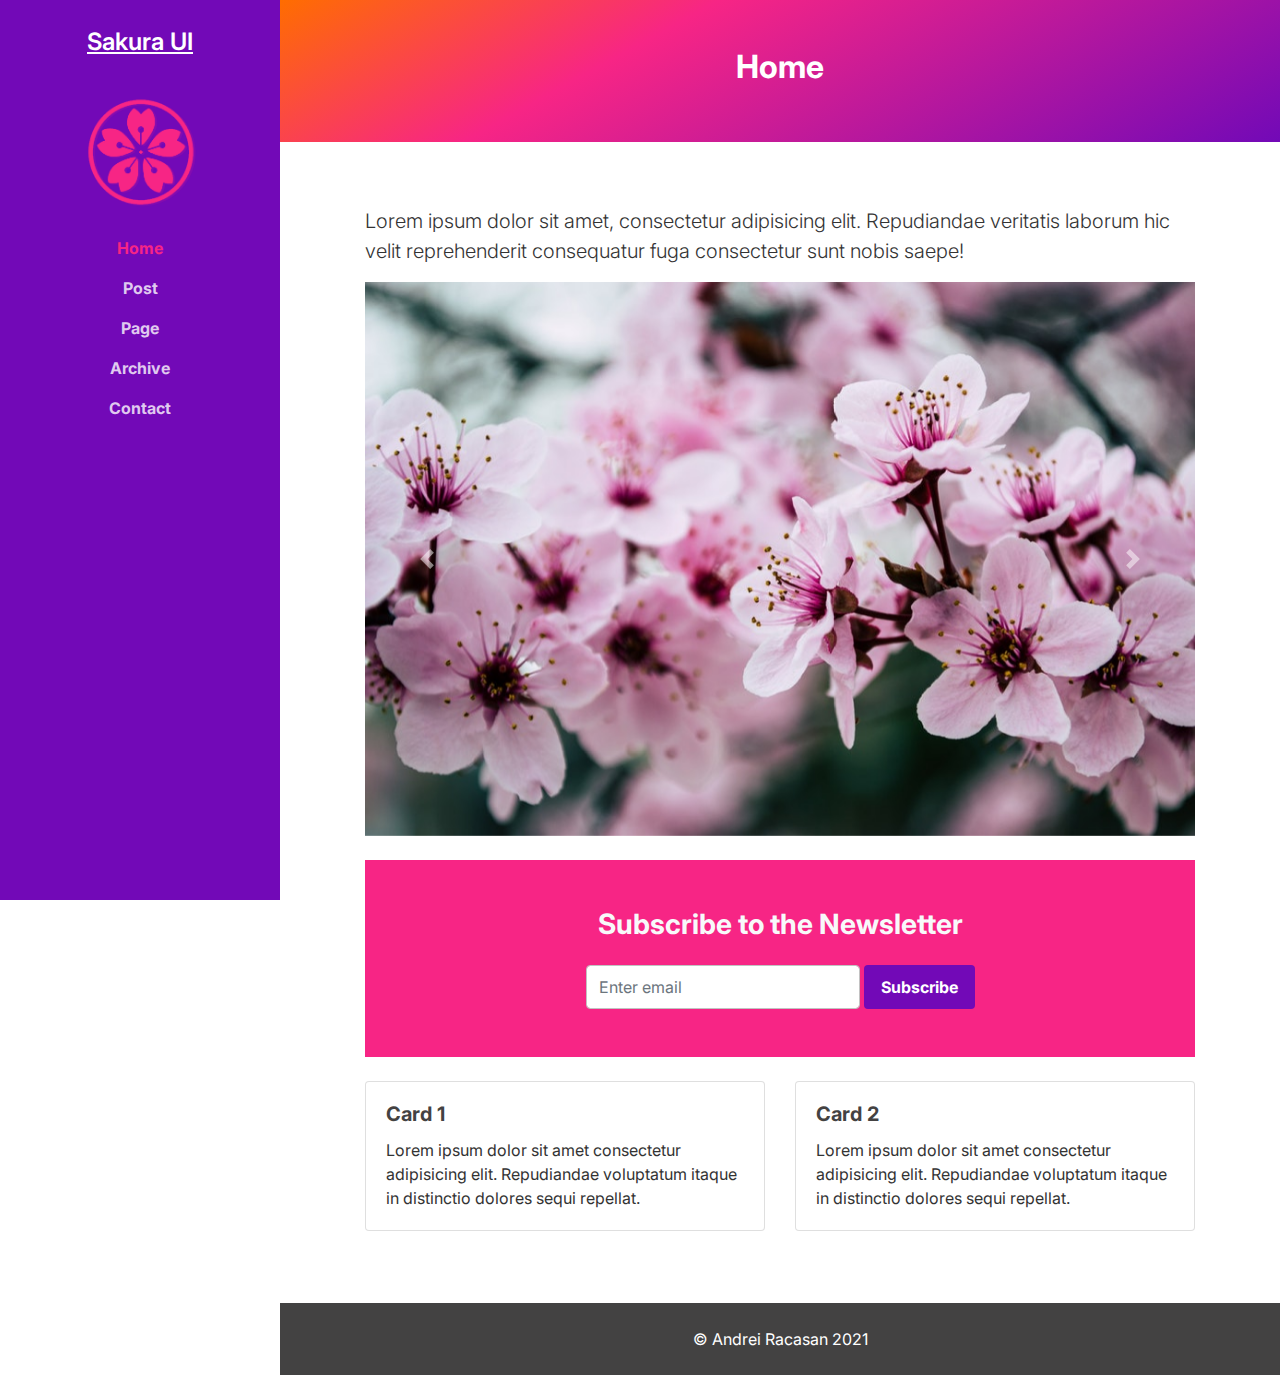
<file: index.html>
<!doctype html>
<html lang="en">
  <head>
    <!-- Required meta tags -->
    <meta charset="utf-8">
    <meta name="viewport" content="width=device-width, initial-scale=1, shrink-to-fit=no">
		<link rel="shortcut icon" href="/favicon.ico" />

    <!-- Bootstrap CSS -->
    <link rel="stylesheet" href="https://maxcdn.bootstrapcdn.com/bootstrap/4.0.0/css/bootstrap.min.css" integrity="sha384-Gn5384xqQ1aoWXA+058RXPxPg6fy4IWvTNh0E263XmFcJlSAwiGgFAW/dAiS6JXm" crossorigin="anonymous">
 
		<!-- Theme CSS -->
		<link rel="stylesheet" href="css/style.css">

	<title>Sakura UI</title>
</head> 

<body>
    <header class="header text-center">	    
	    <a class="site-title pt-lg-4 mb-0" href="index.html">Sakura UI</a>
        
	    <nav class="navbar navbar-expand-lg navbar-dark" >
           
			<button class="navbar-toggler" type="button" data-toggle="collapse" data-target="#navigation" aria-controls="navigation" aria-expanded="false" aria-label="Toggle navigation">
			<span class="navbar-toggler-icon"></span>
			</button>

			<div id="navigation" class="collapse navbar-collapse flex-column" >
				<img class="mb-3 mx-auto logo" src="img/logo.png" alt="logo" >			
				
				<ul class="navbar-nav flex-column text-center">
					<li class="nav-item active">
					    <a class="nav-link" href="index.html">Home <span class="sr-only">(current)</span></a>
					</li>
					<li class="nav-item">
					    <a class="nav-link" href="post.html">Post</a>
					</li>
					<li class="nav-item">
					    <a class="nav-link" href="page.html">Page</a>
					</li>
					<li class="nav-item">
					    <a class="nav-link" href="archive.html">Archive</a>
					</li>
					<li class="nav-item">
					    <a class="nav-link" href="contact.html">Contact</a>
					</li>
				</ul>

			</div>
		</nav>
    </header>
    
    <div class="main-wrapper">
	    <header class="page-title theme-bg-light text-center gradient py-5">
			<h1 class="heading">Home</h1>
		</header>
		<article class="content px-3 py-5 p-md-5">
	    <div class='container'>
			<p class="mt-3 lead">Lorem ipsum dolor sit amet, consectetur adipisicing elit. Repudiandae veritatis laborum hic velit reprehenderit consequatur fuga consectetur sunt nobis saepe!</p>

			<div id="carouselExampleControls" class="carousel slide" data-ride="carousel">
				<div class="carousel-inner">
				  <div class="carousel-item active">
					<img src="img/s1.jpg" class="d-block w-100" alt="1">
				  </div>
				  <div class="carousel-item">
					<img src="img/s2.jpg" class="d-block w-100" alt="2">
				  </div>
				  <div class="carousel-item">
					<img src="img/s3.jpg" class="d-block w-100" alt="3">
				  </div>
				</div>
				<a class="carousel-control-prev" href="#carouselExampleControls" role="button" data-slide="prev">
				  <span class="carousel-control-prev-icon" aria-hidden="true"></span>
				  <span class="sr-only">Previous</span>
				</a>
				<a class="carousel-control-next" href="#carouselExampleControls" role="button" data-slide="next">
				  <span class="carousel-control-next-icon" aria-hidden="true"></span>
				  <span class="sr-only">Next</span>
				</a>
			  </div>
			  <section class="newsletter py-5 mt-4 text-center">
				<h3 class='text-light d-block'>Subscribe to the Newsletter</h3>
			    <form class="signup-form form-inline justify-content-center pt-3">
                    <div class="form-group">
                        <label class="sr-only" for="semail">Your email</label>
                        <input type="email" id="semail" name="semail1" class="form-control mr-md-1 semail" placeholder="Enter email">
                    </div>
                    <button type="submit" class="btn btn-purple">Subscribe</button>
                </form>
				</section>
			<div class="row row-cols-1 mt-4 row-cols-md-2">
				<div class="col mb-4">
				  <div class="card">
					<div class="card-body">
					  <h5 class="card-title">Card 1</h5>
					  <p class="card-text">Lorem ipsum dolor sit amet consectetur adipisicing elit. Repudiandae voluptatum itaque in distinctio dolores sequi repellat.</p>
					</div>
				  </div>
				</div>
				<div class="col mb-4">
				  <div class="card">
					<div class="card-body">
					  <h5 class="card-title">Card 2</h5>
					  <p class="card-text">Lorem ipsum dolor sit amet consectetur adipisicing elit. Repudiandae voluptatum itaque in distinctio dolores sequi repellat.</p>
					</div>
				  </div>
				</div>
		</div>
	    </article>
	    <footer class="footer text-center py-2 theme-bg-dark">
		   
            <p class="copyright"><a href="#">© Andrei Racasan 2021</a></p>
		   
	    </footer>
    
    </div>
    
    
		<script src="https://code.jquery.com/jquery-3.2.1.slim.min.js" integrity="sha384-KJ3o2DKtIkvYIK3UENzmM7KCkRr/rE9/Qpg6aAZGJwFDMVNA/GpGFF93hXpG5KkN" crossorigin="anonymous"></script>
    <script src="https://cdnjs.cloudflare.com/ajax/libs/popper.js/1.12.9/umd/popper.min.js" integrity="sha384-ApNbgh9B+Y1QKtv3Rn7W3mgPxhU9K/ScQsAP7hUibX39j7fakFPskvXusvfa0b4Q" crossorigin="anonymous"></script>
    <script src="https://maxcdn.bootstrapcdn.com/bootstrap/4.0.0/js/bootstrap.min.js" integrity="sha384-JZR6Spejh4U02d8jOt6vLEHfe/JQGiRRSQQxSfFWpi1MquVdAyjUar5+76PVCmYl" crossorigin="anonymous"></script>
	<script src="js/main.js"></script>

</body>
</html>
</file>
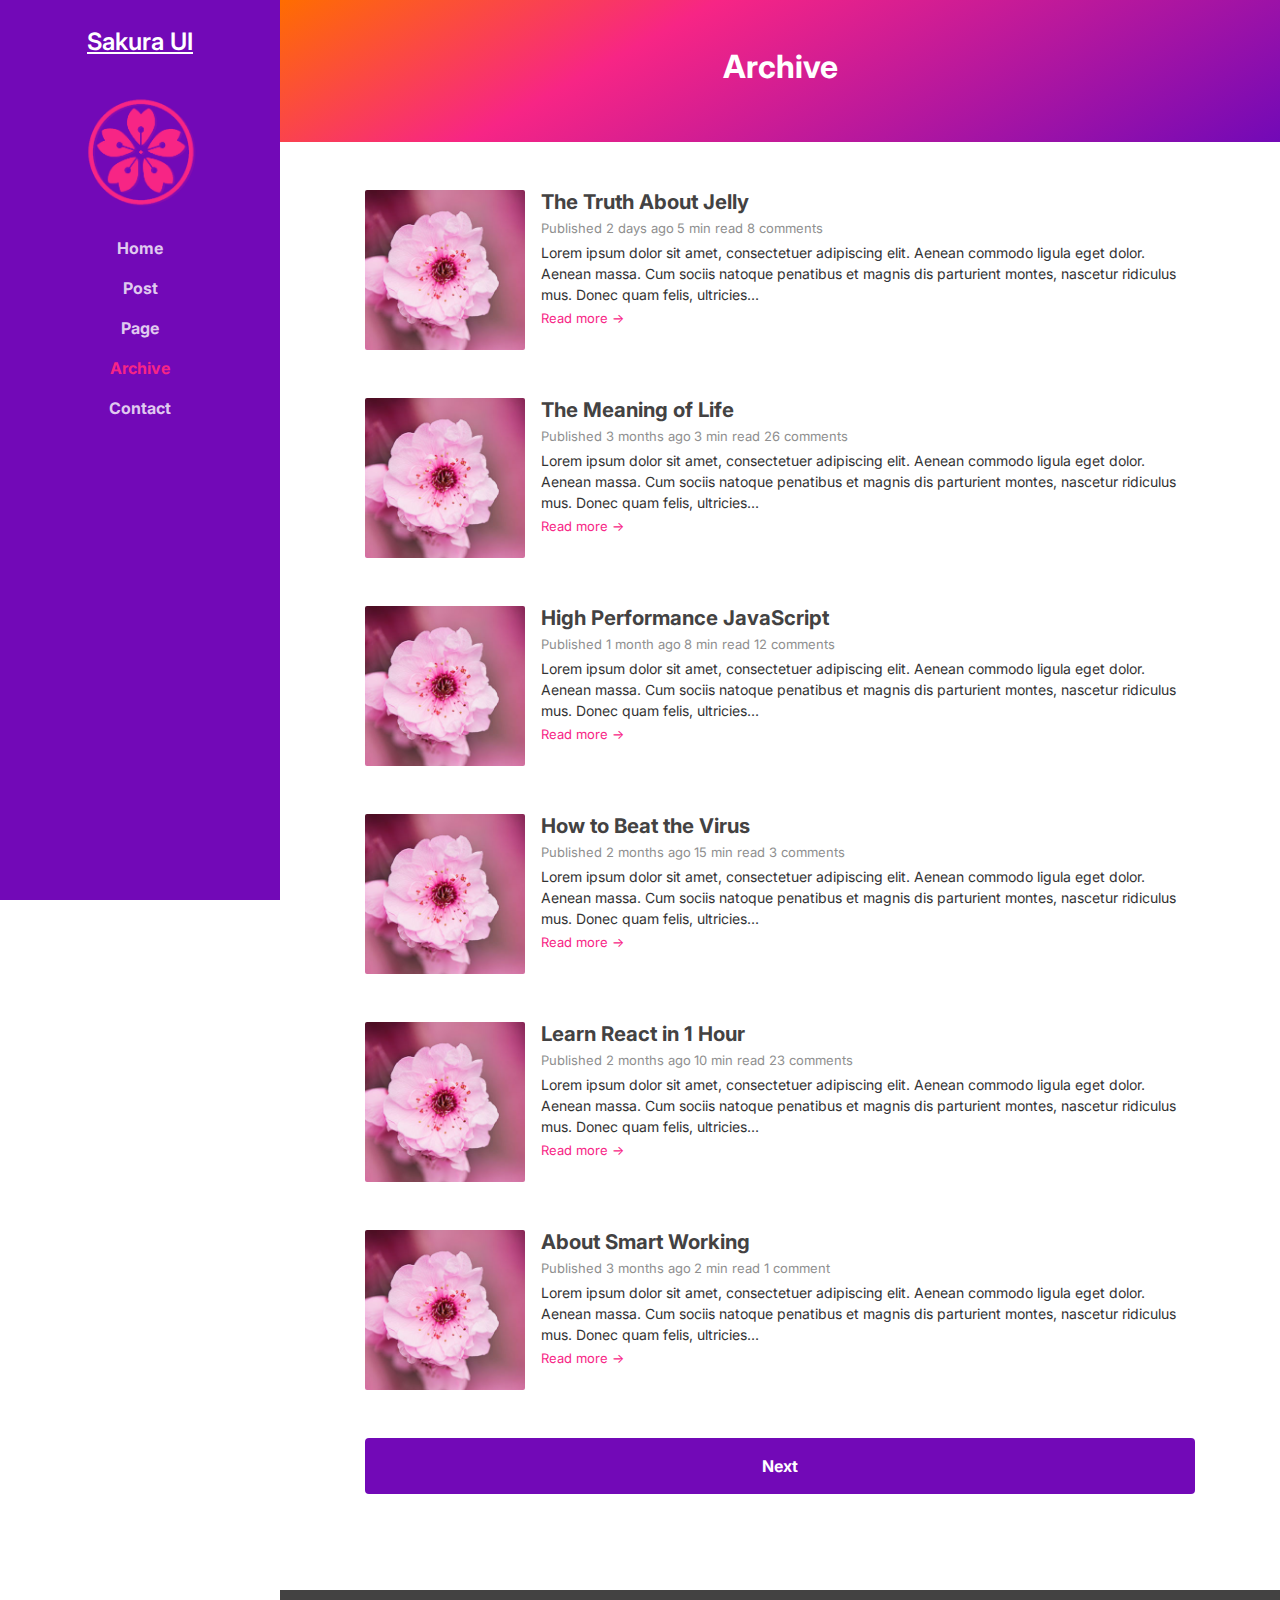
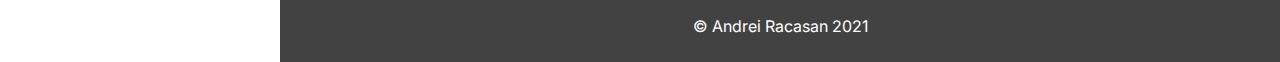
<file: archive.html>
<!doctype html>
<html lang="en">
  <head>
    <!-- Required meta tags -->
    <meta charset="utf-8">
    <meta name="viewport" content="width=device-width, initial-scale=1, shrink-to-fit=no">
		<link rel="shortcut icon" href="/favicon.ico" />

    <!-- Bootstrap CSS -->
    <link rel="stylesheet" href="https://maxcdn.bootstrapcdn.com/bootstrap/4.0.0/css/bootstrap.min.css" integrity="sha384-Gn5384xqQ1aoWXA+058RXPxPg6fy4IWvTNh0E263XmFcJlSAwiGgFAW/dAiS6JXm" crossorigin="anonymous">
 
		<!-- Theme CSS -->
		<link rel="stylesheet" href="css/style.css">

	<title>Sakura UI</title>
</head> 

<body>
    <header class="header text-center">	    
	    <a class="site-title pt-lg-4 mb-0" href="index.html">Sakura UI</a>
        
	    <nav class="navbar navbar-expand-lg navbar-dark" >
           
			<button class="navbar-toggler" type="button" data-toggle="collapse" data-target="#navigation" aria-controls="navigation" aria-expanded="false" aria-label="Toggle navigation">
			<span class="navbar-toggler-icon"></span>
			</button>

			<div id="navigation" class="collapse navbar-collapse flex-column" >
				<img class="mb-3 mx-auto logo" src="img/logo.png" alt="logo" >			
				
				<ul class="navbar-nav flex-column text-center">
					<li class="nav-item">
					    <a class="nav-link" href="index.html">Home <span class="sr-only">(current)</span></a>
					</li>
					<li class="nav-item">
					    <a class="nav-link" href="post.html">Post</a>
					</li>
					<li class="nav-item">
					    <a class="nav-link" href="page.html">Page</a>
					</li>
					<li class="nav-item active">
					    <a class="nav-link" href="archive.html">Archive</a>
					</li>
					<li class="nav-item">
					    <a class="nav-link" href="contact.html">Contact</a>
					</li>
				</ul>

			</div>
		</nav>
    </header>
    
    <div class="main-wrapper">
	    <header class="page-title theme-bg-light text-center gradient py-5">
			<h1 class="heading">Archive</h1>
		</header>
	    <section class="content px-3 py-5 p-md-5">
		    <div class="container">
			    <div class="post mb-5">
				    <div class="media">
					    <img class="mr-3 img-fluid post-thumb d-none d-md-flex" src="img/t1.jpg" alt="image">
					    <div class="media-body">
						    <h3 class="title mb-1"><a href="post.html">The Truth About Jelly</a></h3>
						    <div class="meta mb-1"><span class="date">Published 2 days ago</span><span class="time">5 min read</span><span class="comment"><a href="#">8 comments</a></span></div>
						    <div class="intro">Lorem ipsum dolor sit amet, consectetuer adipiscing elit. Aenean commodo ligula eget dolor. Aenean massa. Cum sociis natoque penatibus et magnis dis parturient montes, nascetur ridiculus mus. Donec quam felis, ultricies...</div>
						    <a class="more-link" href="post.html">Read more &rarr;</a>
					    </div><!--//media-body-->
				    </div><!--//media-->
			    </div>
			    <div class="post mb-5">
				    <div class="media">
					    <img class="mr-3 img-fluid post-thumb d-none d-md-flex" src="img/t1.jpg" alt="image">
					    <div class="media-body">
						    <h3 class="title mb-1"><a href="post.html">The Meaning of Life</a></h3>
						    <div class="meta mb-1"><span class="date">Published 3 months ago</span><span class="time">3 min read</span><span class="comment"><a href="#">26 comments</a></span></div>
						    <div class="intro">Lorem ipsum dolor sit amet, consectetuer adipiscing elit. Aenean commodo ligula eget dolor. Aenean massa. Cum sociis natoque penatibus et magnis dis parturient montes, nascetur ridiculus mus. Donec quam felis, ultricies...</div>
						    <a class="more-link" href="post.html">Read more &rarr;</a>
					    </div><!--//media-body-->
				    </div><!--//media-->
			    </div>
			    
			    <div class="post mb-5">
				    <div class="media">
					    <img class="mr-3 img-fluid post-thumb d-none d-md-flex" src="img/t1.jpg" alt="image">
					    <div class="media-body">
						    <h3 class="title mb-1"><a href="post.html">High Performance JavaScript</a></h3>
						    <div class="meta mb-1"><span class="date">Published 1 month ago</span><span class="time">8 min read</span><span class="comment"><a href="#">12 comments</a></span></div>
						    <div class="intro">Lorem ipsum dolor sit amet, consectetuer adipiscing elit. Aenean commodo ligula eget dolor. Aenean massa. Cum sociis natoque penatibus et magnis dis parturient montes, nascetur ridiculus mus. Donec quam felis, ultricies...</div>
						    <a class="more-link" href="post.html">Read more &rarr;</a>
					    </div><!--//media-body-->
				    </div><!--//media-->
			    </div>
			    <div class="post mb-5">
				    <div class="media">
					    <img class="mr-3 img-fluid post-thumb d-none d-md-flex" src="img/t1.jpg" alt="image">
					    <div class="media-body">
						    <h3 class="title mb-1"><a href="post.html">How to Beat the Virus</a></h3>
						    <div class="meta mb-1"><span class="date">Published 2 months ago</span><span class="time">15 min read</span><span class="comment"><a href="#">3 comments</a></span></div>
						    <div class="intro">Lorem ipsum dolor sit amet, consectetuer adipiscing elit. Aenean commodo ligula eget dolor. Aenean massa. Cum sociis natoque penatibus et magnis dis parturient montes, nascetur ridiculus mus. Donec quam felis, ultricies...</div>
						    <a class="more-link" href="post.html">Read more &rarr;</a>
					    </div><!--//media-body-->
				    </div><!--//media-->
			    </div>
			    
			    <div class="post mb-5">
				    <div class="media">
					    <img class="mr-3 img-fluid post-thumb d-none d-md-flex" src="img/t1.jpg" alt="image">
					    <div class="media-body">
						    <h3 class="title mb-1"><a href="post.html">Learn React in 1 Hour</a></h3>
						    <div class="meta mb-1"><span class="date">Published 2 months ago</span><span class="time">10 min read</span><span class="comment"><a href="#">23 comments</a></span></div>
						    <div class="intro">Lorem ipsum dolor sit amet, consectetuer adipiscing elit. Aenean commodo ligula eget dolor. Aenean massa. Cum sociis natoque penatibus et magnis dis parturient montes, nascetur ridiculus mus. Donec quam felis, ultricies...</div>
						    <a class="more-link" href="post.html">Read more &rarr;</a>
					    </div><!--//media-body-->
				    </div><!--//media-->
			    </div>
			    
			    <div class="post">
				    <div class="media">
					    <img class="mr-3 img-fluid post-thumb d-none d-md-flex" src="img/t1.jpg" alt="image">
					    <div class="media-body">
						    <h3 class="title mb-1"><a href="post.html">About Smart Working</a></h3>
						    <div class="meta mb-1"><span class="date">Published 3 months ago</span><span class="time">2 min read</span><span class="comment"><a href="#">1 comment</a></span></div>
						    <div class="intro">Lorem ipsum dolor sit amet, consectetuer adipiscing elit. Aenean commodo ligula eget dolor. Aenean massa. Cum sociis natoque penatibus et magnis dis parturient montes, nascetur ridiculus mus. Donec quam felis, ultricies...</div>
						    <a class="more-link" href="post.html">Read more &rarr;</a>
					    </div><!--//media-body-->
				    </div><!--//media-->
			    </div>
			    
			    <nav class="blog-nav nav nav-justified my-5">
				  <a class="nav-link-prev nav-item nav-link d-none rounded-left" href="#">Previous<i class="arrow-prev fas fa-long-arrow-alt-left"></i></a>
				  <a class="nav-link-next nav-item nav-link rounded" href="post.html">Next<i class="arrow-next fas fa-long-arrow-alt-right"></i></a>
				</nav>
				
		    </div>
	    </section>
	    
			<footer class="footer text-center py-2 theme-bg-dark">
		   
				<p class="copyright"><a href="#">© Andrei Racasan 2021</a></p>
	 
	</footer>

</div>


<script src="https://code.jquery.com/jquery-3.2.1.slim.min.js" integrity="sha384-KJ3o2DKtIkvYIK3UENzmM7KCkRr/rE9/Qpg6aAZGJwFDMVNA/GpGFF93hXpG5KkN" crossorigin="anonymous"></script>
<script src="https://cdnjs.cloudflare.com/ajax/libs/popper.js/1.12.9/umd/popper.min.js" integrity="sha384-ApNbgh9B+Y1QKtv3Rn7W3mgPxhU9K/ScQsAP7hUibX39j7fakFPskvXusvfa0b4Q" crossorigin="anonymous"></script>
<script src="https://maxcdn.bootstrapcdn.com/bootstrap/4.0.0/js/bootstrap.min.js" integrity="sha384-JZR6Spejh4U02d8jOt6vLEHfe/JQGiRRSQQxSfFWpi1MquVdAyjUar5+76PVCmYl" crossorigin="anonymous"></script>
<script src="js/main.js"></script>

</body>
</html>
</file>
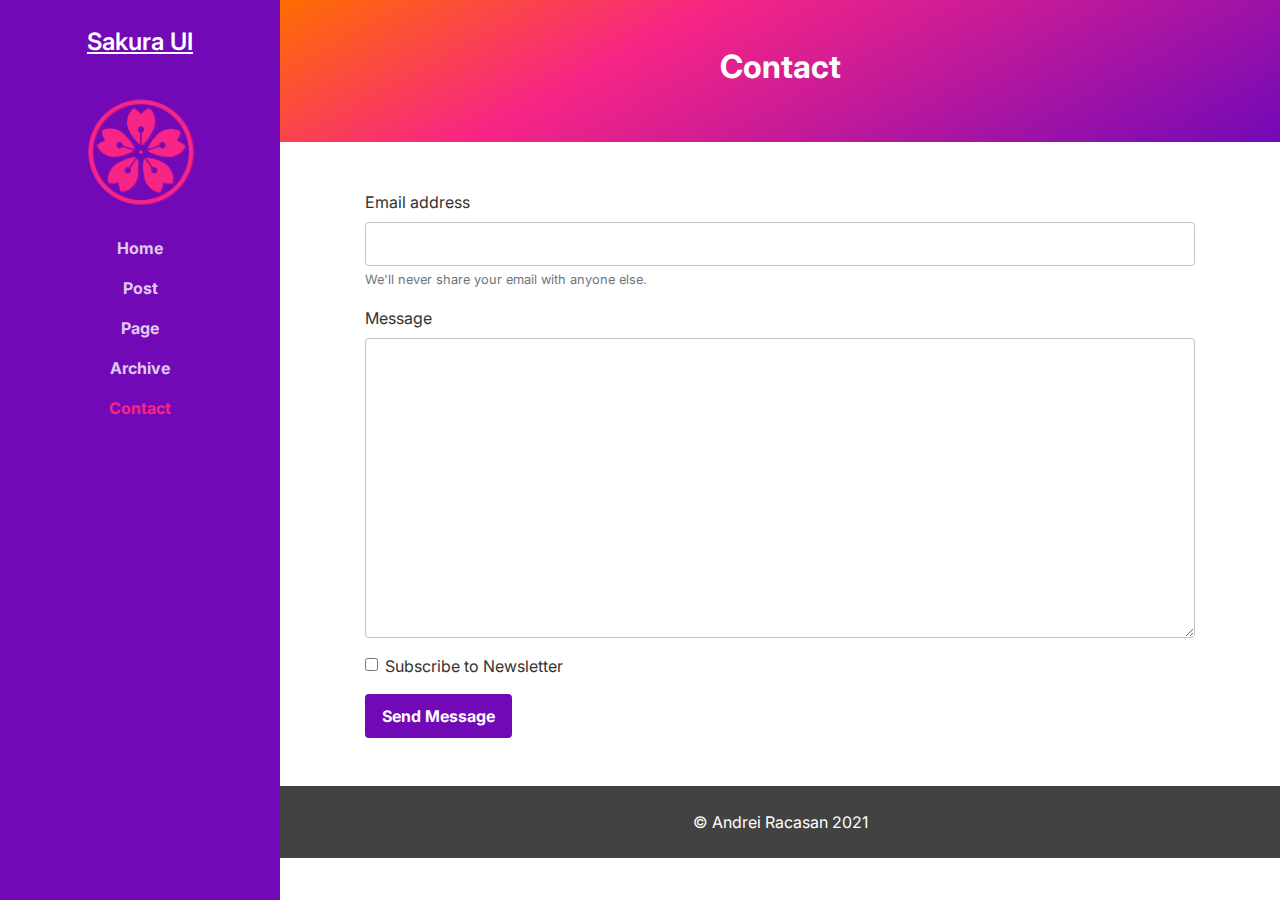
<file: contact.html>
<!doctype html>
<html lang="en">
  <head>
    <!-- Required meta tags -->
    <meta charset="utf-8">
    <meta name="viewport" content="width=device-width, initial-scale=1, shrink-to-fit=no">
		<link rel="shortcut icon" href="/favicon.ico" />

    <!-- Bootstrap CSS -->
    <link rel="stylesheet" href="https://maxcdn.bootstrapcdn.com/bootstrap/4.0.0/css/bootstrap.min.css" integrity="sha384-Gn5384xqQ1aoWXA+058RXPxPg6fy4IWvTNh0E263XmFcJlSAwiGgFAW/dAiS6JXm" crossorigin="anonymous">
 
		<!-- Theme CSS -->
		<link rel="stylesheet" href="css/style.css">

	<title>Sakura UI</title>
</head> 

<body>
    <header class="header text-center">	    
	    <a class="site-title pt-lg-4 mb-0" href="index.html">Sakura UI</a>
        
	    <nav class="navbar navbar-expand-lg navbar-dark" >
           
			<button class="navbar-toggler" type="button" data-toggle="collapse" data-target="#navigation" aria-controls="navigation" aria-expanded="false" aria-label="Toggle navigation">
			<span class="navbar-toggler-icon"></span>
			</button>

			<div id="navigation" class="collapse navbar-collapse flex-column" >
				<img class="mb-3 mx-auto logo" src="img/logo.png" alt="logo" >			
				
				<ul class="navbar-nav flex-column text-center">
					<li class="nav-item">
					    <a class="nav-link" href="index.html">Home <span class="sr-only">(current)</span></a>
					</li>
					<li class="nav-item">
					    <a class="nav-link" href="post.html">Post</a>
					</li>
					<li class="nav-item">
					    <a class="nav-link" href="page.html">Page</a>
					</li>
					<li class="nav-item">
					    <a class="nav-link" href="archive.html">Archive</a>
					</li>
					<li class="nav-item active">
					    <a class="nav-link" href="contact.html">Contact</a>
					</li>
				</ul>

			</div>
		</nav>
    </header>
    
    <div class="main-wrapper">
	    <header class="page-title theme-bg-light text-center gradient py-5">
			<h1 class="heading">Contact</h1>
		</header>
	    <article class="about-section py-5">
		    <div class="container">			    
				<form>
					<div class="form-group">
					  <label for="exampleInputEmail1">Email address</label>
					  <input type="email" class="form-control" id="exampleInputEmail1" aria-describedby="emailHelp">
					  <small id="emailHelp" class="form-text text-muted">We'll never share your email with anyone else.</small>
					</div>
					<div class="form-group">
					  <label for="exampleMessage">Message</label>
					  <textarea class="form-control" id="exampleMessage" style="height: 300px"></textarea>
					</div>
					<div class="form-group form-check">
					  <input type="checkbox" class="form-check-input" id="exampleCheck1">
					  <label class="form-check-label" for="exampleCheck1">Subscribe to Newsletter</label>
					</div>
					<button type="submit" class="btn btn-purple">Send Message</button>
				  </form>
		    </div>
	    </article>

	    <footer class="footer text-center py-2 theme-bg-dark">
		   
				<p class="copyright"><a href="#">© Andrei Racasan 2021</a></p>
	 
	</footer>

</div>


<script src="https://code.jquery.com/jquery-3.2.1.slim.min.js" integrity="sha384-KJ3o2DKtIkvYIK3UENzmM7KCkRr/rE9/Qpg6aAZGJwFDMVNA/GpGFF93hXpG5KkN" crossorigin="anonymous"></script>
<script src="https://cdnjs.cloudflare.com/ajax/libs/popper.js/1.12.9/umd/popper.min.js" integrity="sha384-ApNbgh9B+Y1QKtv3Rn7W3mgPxhU9K/ScQsAP7hUibX39j7fakFPskvXusvfa0b4Q" crossorigin="anonymous"></script>
<script src="https://maxcdn.bootstrapcdn.com/bootstrap/4.0.0/js/bootstrap.min.js" integrity="sha384-JZR6Spejh4U02d8jOt6vLEHfe/JQGiRRSQQxSfFWpi1MquVdAyjUar5+76PVCmYl" crossorigin="anonymous"></script>
<script src="js/main.js"></script>

</body>
</html>
</file>
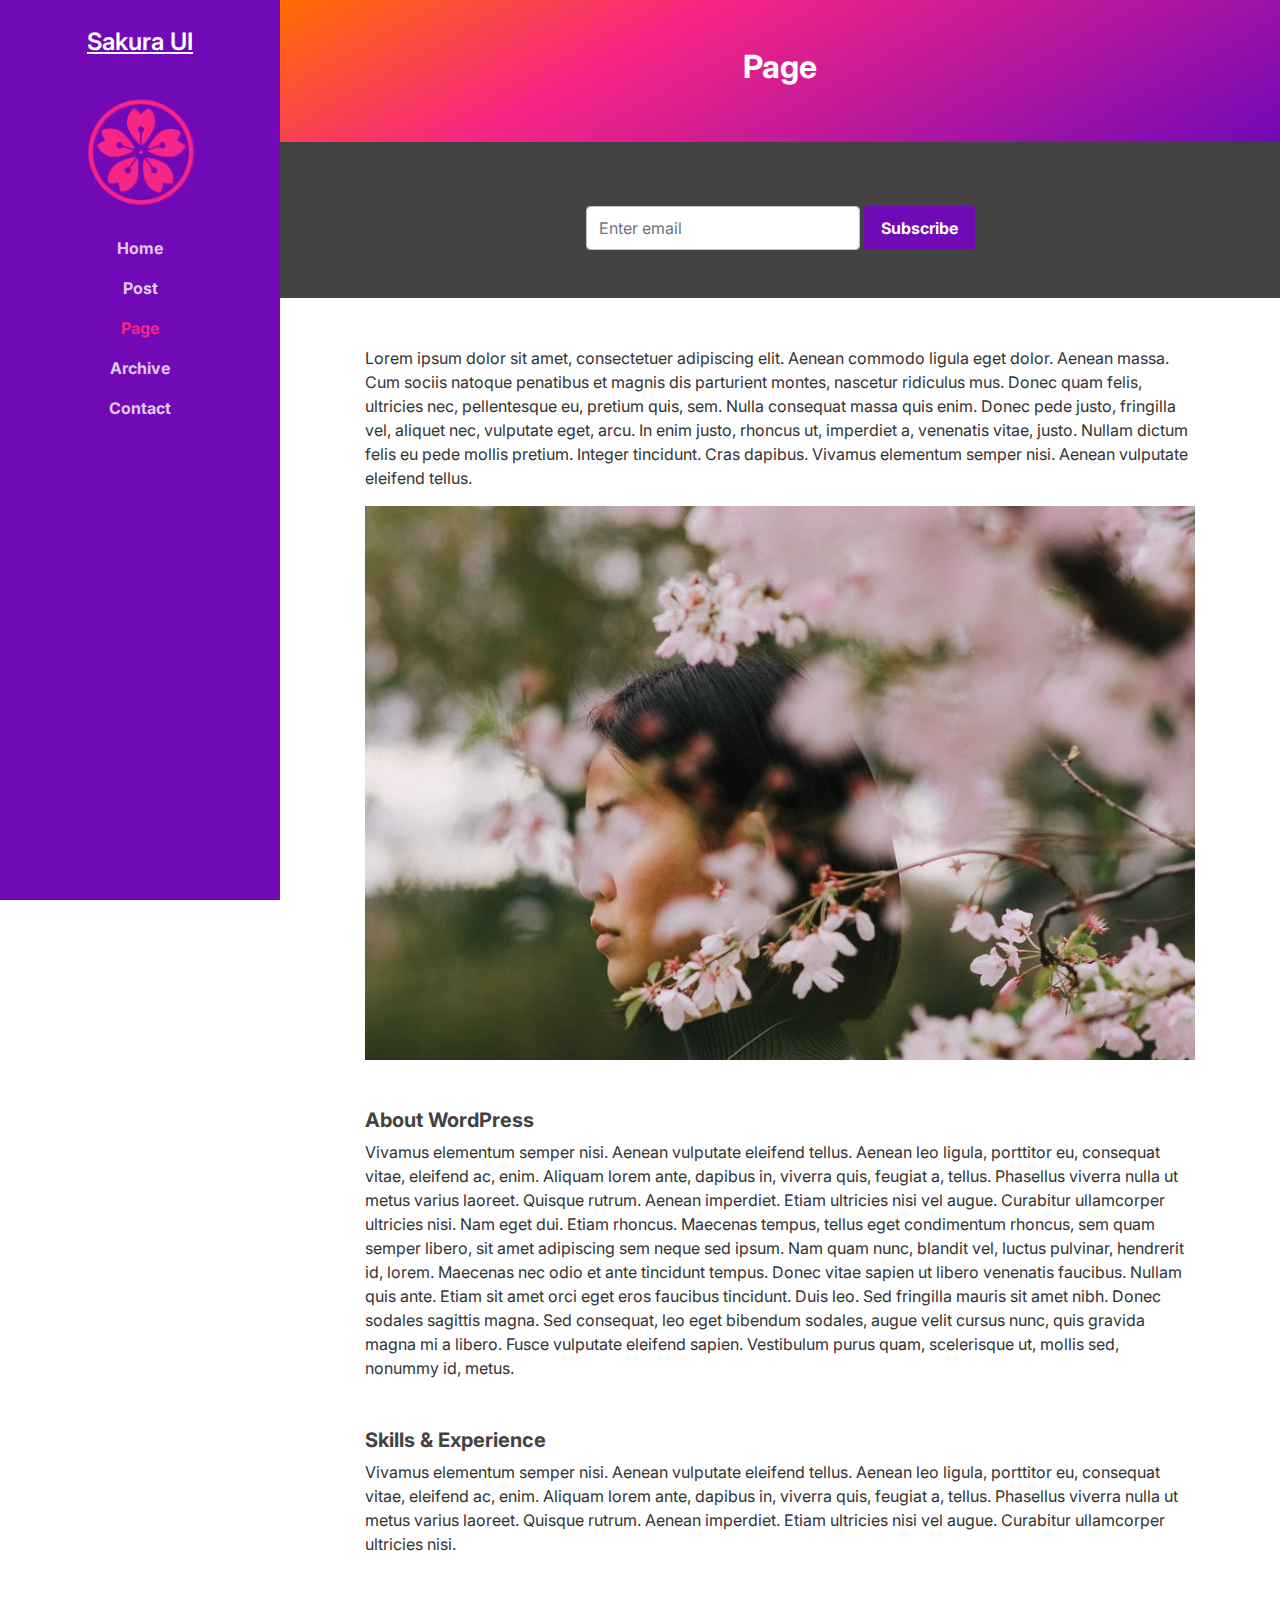
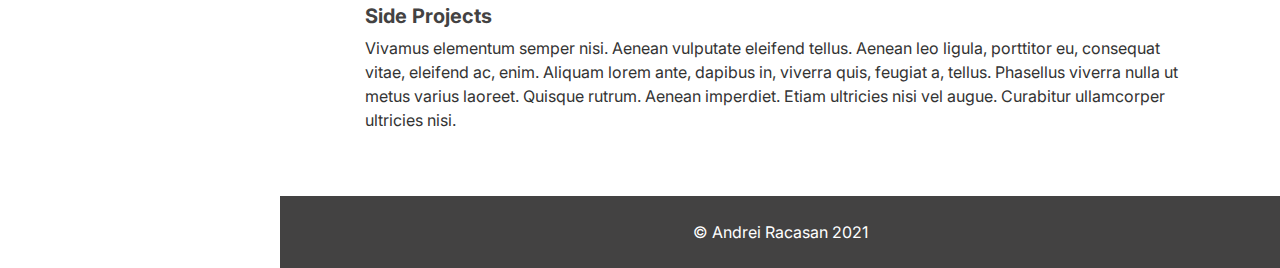
<file: page.html>
<!doctype html>
<html lang="en">
  <head>
    <!-- Required meta tags -->
    <meta charset="utf-8">
    <meta name="viewport" content="width=device-width, initial-scale=1, shrink-to-fit=no">
		<link rel="shortcut icon" href="/favicon.ico" />

    <!-- Bootstrap CSS -->
    <link rel="stylesheet" href="https://maxcdn.bootstrapcdn.com/bootstrap/4.0.0/css/bootstrap.min.css" integrity="sha384-Gn5384xqQ1aoWXA+058RXPxPg6fy4IWvTNh0E263XmFcJlSAwiGgFAW/dAiS6JXm" crossorigin="anonymous">
 
		<!-- Theme CSS -->
		<link rel="stylesheet" href="css/style.css">

	<title>Sakura UI</title>
</head> 

<body>
    <header class="header text-center">	    
	    <a class="site-title pt-lg-4 mb-0" href="index.html">Sakura UI</a>
        
	    <nav class="navbar navbar-expand-lg navbar-dark" >
           
			<button class="navbar-toggler" type="button" data-toggle="collapse" data-target="#navigation" aria-controls="navigation" aria-expanded="false" aria-label="Toggle navigation">
			<span class="navbar-toggler-icon"></span>
			</button>

			<div id="navigation" class="collapse navbar-collapse flex-column" >
				<img class="mb-3 mx-auto logo" src="img/logo.png" alt="logo" >			
				
				<ul class="navbar-nav flex-column text-center">
					<li class="nav-item">
					    <a class="nav-link" href="index.html">Home <span class="sr-only">(current)</span></a>
					</li>
					<li class="nav-item">
					    <a class="nav-link" href="post.html">Post</a>
					</li>
					<li class="nav-item active">
					    <a class="nav-link" href="page.html">Page</a>
					</li>
					<li class="nav-item">
					    <a class="nav-link" href="archive.html">Archive</a>
					</li>
					<li class="nav-item">
					    <a class="nav-link" href="contact.html">Contact</a>
					</li>
				</ul>

			</div>
		</nav>
    </header>
    
    <div class="main-wrapper">
	    <header class="page-title theme-bg-light text-center gradient py-5">
			<h1 class="heading">Page</h1>
		</header>
		<section class="theme-bg-dark py-5 text-center text-light">
			    <form class="signup-form form-inline justify-content-center pt-3">
                    <div class="form-group">
                        <label class="sr-only" for="semail">Your email</label>
                        <input type="email" id="semail" name="semail1" class="form-control mr-md-1 semail" placeholder="Enter email">
                    </div>
                    <button type="submit" class="btn btn-purple">Subscribe</button>
                </form>
	    </section>
	    <article class="about-section content px-3 py-5 p-md-5">
		    <div class="container">			    
			    <p>Lorem ipsum dolor sit amet, consectetuer adipiscing elit. Aenean commodo ligula eget dolor. Aenean massa. Cum sociis natoque penatibus et magnis dis parturient montes, nascetur ridiculus mus. Donec quam felis, ultricies nec, pellentesque eu, pretium quis, sem. Nulla consequat massa quis enim. Donec pede justo, fringilla vel, aliquet nec, vulputate eget, arcu. In enim justo, rhoncus ut, imperdiet a, venenatis vitae, justo. Nullam dictum felis eu pede mollis pretium. Integer tincidunt. Cras dapibus. Vivamus elementum semper nisi. Aenean vulputate eleifend tellus. </p>
			    <figure><img class="img-fluid" src="img/a1.jpg" alt="image"></figure>
			    <h5 class="mt-5">About WordPress</h5>
			    <p>Vivamus elementum semper nisi. Aenean vulputate eleifend tellus. Aenean leo ligula, porttitor eu, consequat vitae, eleifend ac, enim. Aliquam lorem ante, dapibus in, viverra quis, feugiat a, tellus. Phasellus viverra nulla ut metus varius laoreet. Quisque rutrum. Aenean imperdiet. Etiam ultricies nisi vel augue. Curabitur ullamcorper ultricies nisi. Nam eget dui. Etiam rhoncus. Maecenas tempus, tellus eget condimentum rhoncus, sem quam semper libero, sit amet adipiscing sem neque sed ipsum. Nam quam nunc, blandit vel, luctus pulvinar, hendrerit id, lorem. Maecenas nec odio et ante tincidunt tempus. Donec vitae sapien ut libero venenatis faucibus. Nullam quis ante. Etiam sit amet orci eget eros faucibus tincidunt. Duis leo. Sed fringilla mauris sit amet nibh. Donec sodales sagittis magna. Sed consequat, leo eget bibendum sodales, augue velit cursus nunc, quis gravida magna mi a libero. Fusce vulputate eleifend sapien. Vestibulum purus quam, scelerisque ut, mollis sed, nonummy id, metus.</p>
			    <h5 class="mt-5">Skills & Experience</h5>
			    <p>Vivamus elementum semper nisi. Aenean vulputate eleifend tellus. Aenean leo ligula, porttitor eu, consequat vitae, eleifend ac, enim. Aliquam lorem ante, dapibus in, viverra quis, feugiat a, tellus. Phasellus viverra nulla ut metus varius laoreet. Quisque rutrum. Aenean imperdiet. Etiam ultricies nisi vel augue. Curabitur ullamcorper ultricies nisi.</p>
			    <h5 class="mt-5">Side Projects</h5>
			    <p>Vivamus elementum semper nisi. Aenean vulputate eleifend tellus. Aenean leo ligula, porttitor eu, consequat vitae, eleifend ac, enim. Aliquam lorem ante, dapibus in, viverra quis, feugiat a, tellus. Phasellus viverra nulla ut metus varius laoreet. Quisque rutrum. Aenean imperdiet. Etiam ultricies nisi vel augue. Curabitur ullamcorper ultricies nisi.</p>
			    
		    </div>
	    </article>
	    
	    <footer class="footer text-center py-2 theme-bg-dark">
		   
				<p class="copyright"><a href="#">© Andrei Racasan 2021</a></p>
	 
	</footer>

</div>


<script src="https://code.jquery.com/jquery-3.2.1.slim.min.js" integrity="sha384-KJ3o2DKtIkvYIK3UENzmM7KCkRr/rE9/Qpg6aAZGJwFDMVNA/GpGFF93hXpG5KkN" crossorigin="anonymous"></script>
<script src="https://cdnjs.cloudflare.com/ajax/libs/popper.js/1.12.9/umd/popper.min.js" integrity="sha384-ApNbgh9B+Y1QKtv3Rn7W3mgPxhU9K/ScQsAP7hUibX39j7fakFPskvXusvfa0b4Q" crossorigin="anonymous"></script>
<script src="https://maxcdn.bootstrapcdn.com/bootstrap/4.0.0/js/bootstrap.min.js" integrity="sha384-JZR6Spejh4U02d8jOt6vLEHfe/JQGiRRSQQxSfFWpi1MquVdAyjUar5+76PVCmYl" crossorigin="anonymous"></script>
<script src="js/main.js"></script>

</body>
</html>
</file>
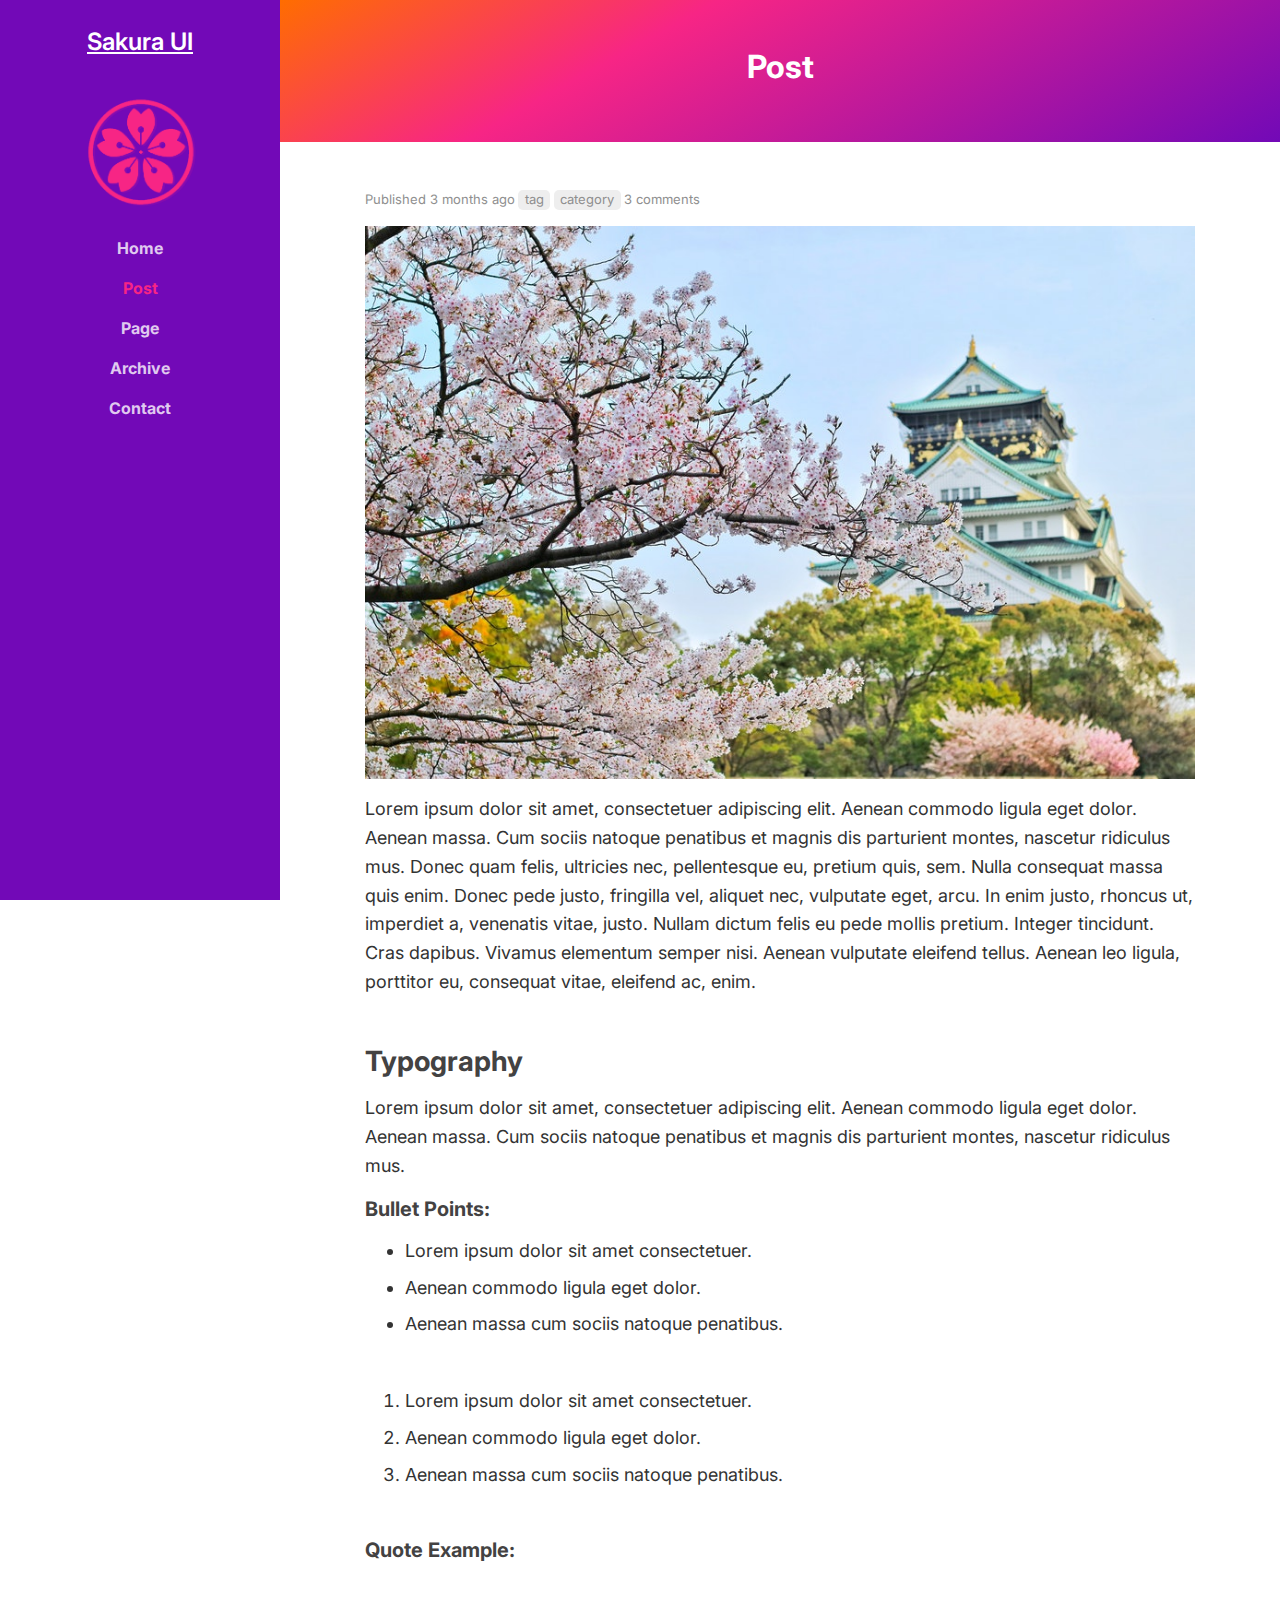
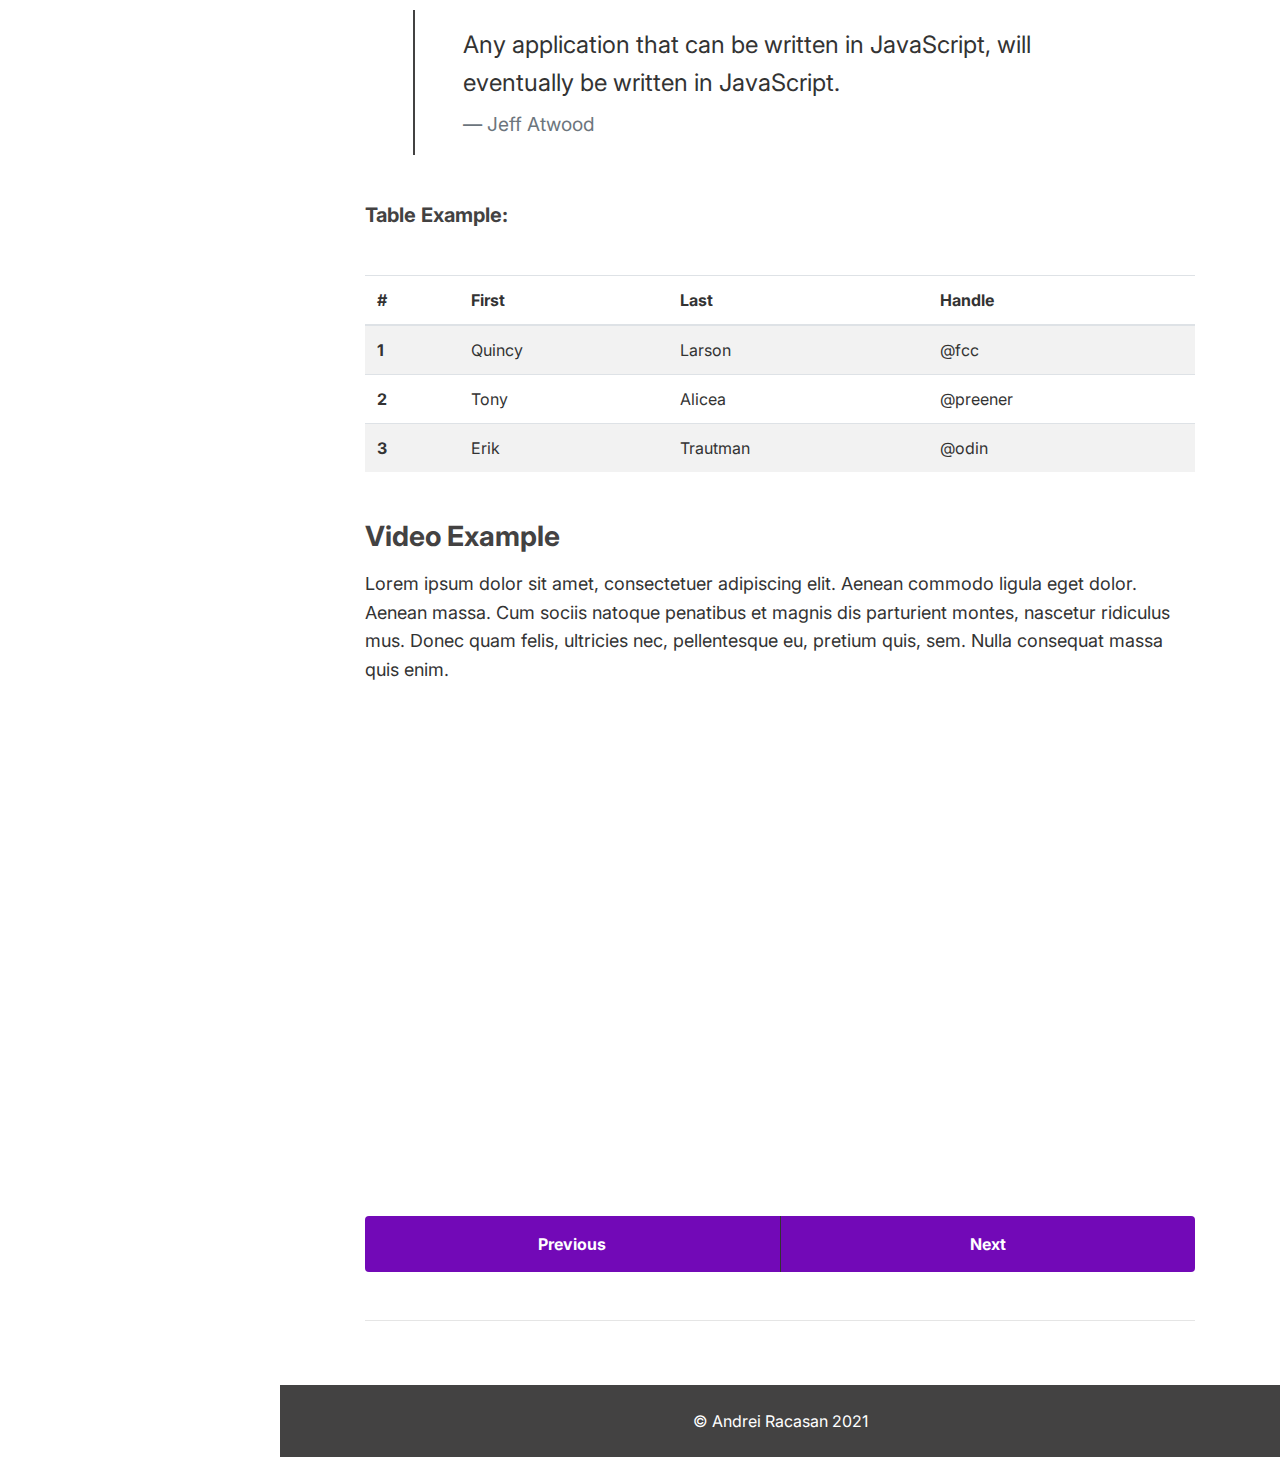
<file: post.html>
<!doctype html>
<html lang="en">
  <head>
    <!-- Required meta tags -->
    <meta charset="utf-8">
    <meta name="viewport" content="width=device-width, initial-scale=1, shrink-to-fit=no">
		<link rel="shortcut icon" href="/favicon.ico" />

    <!-- Bootstrap CSS -->
    <link rel="stylesheet" href="https://maxcdn.bootstrapcdn.com/bootstrap/4.0.0/css/bootstrap.min.css" integrity="sha384-Gn5384xqQ1aoWXA+058RXPxPg6fy4IWvTNh0E263XmFcJlSAwiGgFAW/dAiS6JXm" crossorigin="anonymous">
 
		<!-- Theme CSS -->
		<link rel="stylesheet" href="css/style.css">

	<title>Sakura UI</title>
</head> 

<body>
    <header class="header text-center">	    
	    <a class="site-title pt-lg-4 mb-0" href="index.html">Sakura UI</a>
        
	    <nav class="navbar navbar-expand-lg navbar-dark" >
           
			<button class="navbar-toggler" type="button" data-toggle="collapse" data-target="#navigation" aria-controls="navigation" aria-expanded="false" aria-label="Toggle navigation">
			<span class="navbar-toggler-icon"></span>
			</button>

			<div id="navigation" class="collapse navbar-collapse flex-column" >
				<img class="mb-3 mx-auto logo" src="img/logo.png" alt="logo" >			
				
				<ul class="navbar-nav flex-column text-center">
					<li class="nav-item">
					    <a class="nav-link" href="index.html">Home <span class="sr-only">(current)</span></a>
					</li>
					<li class="nav-item active">
					    <a class="nav-link" href="post.html">Post</a>
					</li>
					<li class="nav-item">
					    <a class="nav-link" href="page.html">Page</a>
					</li>
					<li class="nav-item">
					    <a class="nav-link" href="archive.html">Archive</a>
					</li>
					<li class="nav-item">
					    <a class="nav-link" href="contact.html">Contact</a>
					</li>
				</ul>

			</div>
		</nav>
    </header>

	<div class="main-wrapper">
		<header class="page-title theme-bg-light text-center gradient py-5">
			<h1 class="heading">Post</h1>
		</header>
		<article class="content px-3 py-5 p-md-5">
			<div class="container">
				<header class="content-header">
					<div class="meta mb-3"><span class="date">Published 3 months ago</span><span class="tag">tag</span><span class="tag">category</span><span class="comment"><a href="#comments">3 comments</a></span></div>
				</header>

				<div class="content-body">
					<figure class="blog-banner">
						<a href="#"><img class="img-fluid" src="img/b1.jpg" alt="image"></a>

					</figure>
					<p>Lorem ipsum dolor sit amet, consectetuer adipiscing elit. Aenean commodo ligula eget dolor.
						Aenean massa. Cum sociis natoque penatibus et magnis dis parturient montes, nascetur ridiculus
						mus. Donec quam felis, ultricies nec, pellentesque eu, pretium quis, sem. Nulla consequat massa
						quis enim. Donec pede justo, fringilla vel, aliquet nec, vulputate eget, arcu. In enim justo,
						rhoncus ut, imperdiet a, venenatis vitae, justo. Nullam dictum felis eu pede mollis pretium.
						Integer tincidunt. Cras dapibus. Vivamus elementum semper nisi. Aenean vulputate eleifend
						tellus. Aenean leo ligula, porttitor eu, consequat vitae, eleifend ac, enim. </p>


					<h3 class="mt-5 mb-3">Typography</h3>
					<p>Lorem ipsum dolor sit amet, consectetuer adipiscing elit. Aenean commodo ligula eget dolor.
						Aenean massa. Cum sociis natoque penatibus et magnis dis parturient montes, nascetur ridiculus
						mus.</p>
					<h5 class="my-3">Bullet Points:</h5>
					<ul class="mb-5">
						<li class="mb-2">Lorem ipsum dolor sit amet consectetuer.</li>
						<li class="mb-2">Aenean commodo ligula eget dolor.</li>
						<li class="mb-2">Aenean massa cum sociis natoque penatibus.</li>
					</ul>
					<ol class="mb-5">
						<li class="mb-2">Lorem ipsum dolor sit amet consectetuer.</li>
						<li class="mb-2">Aenean commodo ligula eget dolor.</li>
						<li class="mb-2">Aenean massa cum sociis natoque penatibus.</li>
					</ol>
					<h5 class="my-3">Quote Example:</h5>
					<blockquote class="blockquote m-lg-5 py-3 pl-4 px-lg-5">
						<p class="mb-2">Any application that can be written in JavaScript, will eventually be written in JavaScript.</p>
						<footer class="blockquote-footer">Jeff Atwood</footer>
					</blockquote>

					<h5 class="my-3">Table Example:</h5>
					<table class="table table-striped my-5">
						<thead>
							<tr>
								<th scope="col">#</th>
								<th scope="col">First</th>
								<th scope="col">Last</th>
								<th scope="col">Handle</th>
							</tr>
						</thead>
						<tbody>
							<tr>
								<th scope="row">1</th>
								<td>Quincy</td>
								<td>Larson</td>
								<td>@fcc</td>
							</tr>
							<tr>
								<th scope="row">2</th>
								<td>Tony</td>
								<td>Alicea</td>
								<td>@preener</td>
							</tr>
							<tr>
								<th scope="row">3</th>
								<td>Erik</td>
								<td>Trautman</td>
								<td>@odin</td>
							</tr>
						</tbody>
					</table>


					<h3 class="mt-5 mb-3">Video Example</h3>
					<p>Lorem ipsum dolor sit amet, consectetuer adipiscing elit. Aenean commodo ligula eget dolor.
						Aenean massa. Cum sociis natoque penatibus et magnis dis parturient montes, nascetur ridiculus
						mus. Donec quam felis, ultricies nec, pellentesque eu, pretium quis, sem. Nulla consequat massa
						quis enim. </p>

					<div class="embed-responsive embed-responsive-16by9">
						<iframe width="560" height="315" src="https://www.youtube.com/embed/-bF6gsgQCqM" frameborder="0" allow="accelerometer; autoplay; clipboard-write; encrypted-media; gyroscope; picture-in-picture" allowfullscreen></iframe>
					</div>

				</div>

				<nav class="blog-nav nav nav-justified my-5">
					<a class="nav-link-prev nav-item nav-link rounded-left" href="index.html">Previous</a>
					<a class="nav-link-next nav-item nav-link rounded-right" href="page.html">Next</a>
				</nav>
				<hr>


			</div>
			<!--//container-->
		</article>

		<footer class="footer text-center py-2 theme-bg-dark">
		   
			<p class="copyright"><a href="#">© Andrei Racasan 2021</a></p>
 
		</footer>

</div>


	<script src="https://code.jquery.com/jquery-3.2.1.slim.min.js" integrity="sha384-KJ3o2DKtIkvYIK3UENzmM7KCkRr/rE9/Qpg6aAZGJwFDMVNA/GpGFF93hXpG5KkN" crossorigin="anonymous"></script>
	<script src="https://cdnjs.cloudflare.com/ajax/libs/popper.js/1.12.9/umd/popper.min.js" integrity="sha384-ApNbgh9B+Y1QKtv3Rn7W3mgPxhU9K/ScQsAP7hUibX39j7fakFPskvXusvfa0b4Q" crossorigin="anonymous"></script>
	<script src="https://maxcdn.bootstrapcdn.com/bootstrap/4.0.0/js/bootstrap.min.js" integrity="sha384-JZR6Spejh4U02d8jOt6vLEHfe/JQGiRRSQQxSfFWpi1MquVdAyjUar5+76PVCmYl" crossorigin="anonymous"></script>
	<script src="js/main.js"></script>

</body>
</html>
</file>
<file: css/style.css>
@import url('https://fonts.googleapis.com/css2?family=Inter:wght@400;600;700&display=swap');

:root {
  --blue: #007bff;
  --indigo: #6610f2;
  --purple: #6f42c1;
  --pink: #f72585;
  --red: #dc3545;
  --orange: #ff6d00;
  --yellow: #ffc107;
  --green: #28a745;
  --teal: #20c997;
  --cyan: #17a2b8;
  --white: #fff;
  --gray: #767575;
  --gray-dark: #434242;
  --primary: #7209b7;
  --secondary: #333;
  --success: #28a745;
  --info: #17a2b8;
  --warning: #ffc107;
  --danger: #dc3545;
  --light: #c2c2c2;
  --lightgray: #eeeeee;
  --dark: #434242;
  --breakpoint-xs: 0;
  --breakpoint-sm: 576px;
  --breakpoint-md: 768px;
  --breakpoint-lg: 992px;
  --breakpoint-xl: 1200px;
  --font-family-sans-serif: Inter, -apple-system, BlinkMacSystemFont, 'Segoe UI',
    Roboto, 'Helvetica Neue', Arial, 'Noto Sans', sans-serif,
    'Apple Color Emoji', 'Segoe UI Emoji', 'Segoe UI Symbol', 'Noto Color Emoji';
  --font-family-monospace: SFMono-Regular, Menlo, Monaco, Consolas,
    'Liberation Mono', 'Courier New', monospace;
  /* Font Sizes */
  --font-normal: 1em;
  --font-small: 0.8125rem;
  /* Sidebar */
  --sidebar-width: 280px;
  --content-max-width: 860px;
}

*,
*::before,
*::after {
  box-sizing: border-box;
  font-family: Inter;
}

html {
  line-height: 1.15;
}
body {
  color: var(--secondary);
  overflow-x: hidden;
  display: flex;
  flex-direction: column;
  min-height: 100vh;
  justify-content: space-between;
}
a {
  color: var(--pink);
}
h1,
h2,
h3,
h4,
h5,
h6 {
  color: var(--gray-dark);
  font-weight: bold;
}

.btn {
  font-weight: bold;
  padding: 0.375rem 1rem;
  height: 2.75rem;
  transition: all 0.4s ease-in-out;
}

.btn:focus,
.btn.focus {
  box-shadow: none !important;
}

.btn-primary {
  color: #fff;
}

.form-control {
  padding-top: 0.875rem;
  padding-bottom: 0.875rem;
  height: 2.75rem;
  border-color: var(--light);
}

.theme-bg-light {
  background: var(--light) !important;
}

.theme-bg-dark {
  background: var(--dark) !important;
}

.header {
  position: fixed;
  left: 0;
  top: 0;
  height: 100vh;
  width: var(--sidebar-width);
  background: var(--primary);
  color: #fff;
}

.header .site-title {
  color: var(--white);
  font-size: 1.5em;
  font-weight: 600;
  display: block;
}

.header .btn-primary {
  background: rgba(0, 0, 0, 0.3);
  border-color: transparent;
  font-size: 1rem;
  padding-top: 0.5rem;
}

.header .btn-primary:hover {
  background: rgba(0, 0, 0, 0.4);
  border-color: transparent;
}

.header .navbar {
  padding: 2rem 1rem;
}

.header .navbar-dark .navbar-toggler {
  border: none;
  padding: 0.25rem 0.6rem;
}

.header .navbar-dark .navbar-toggler:hover {
  -webkit-opacity: 1;
  -moz-opacity: 1;
  opacity: 1;
}

.header .navbar-dark .navbar-toggler-icon {
  background-image: url("data:image/svg+xml;charset=utf8,%3Csvg viewBox='0 0 32 32' xmlns='http://www.w3.org/2000/svg'%3E%3Cpath stroke='rgba(256,256,256, 1)' stroke-width='3' stroke-linecap='round' stroke-miterlimit='10' d='M4 8h24M4 16h24M4 24h24'/%3E%3C/svg%3E");
}

.header .nav-item {
  font-weight: bold;
}

.header .nav-item.active .nav-link {
  color: var(--pink);
}

.header .nav-item.active .nav-link:hover {
  text-decoration: none;
}

.header .nav-item .nav-link {
  color: rgba(255, 255, 255, 0.8);
}

.header .nav-item .nav-link:hover {
  text-decoration: underline;
}
.logo {
  width: 120px;
}

.logo:hover {
  opacity: 0.85;
}

.main-wrapper {
  margin-left: var(--sidebar-width);
  background: #fff;
}

.main-wrapper .container {
  max-width: var(--content-max-width);
}
.page-title {
  position: sticky;
  top: 0;
  z-index: 9999;
  transition: all 0.2s;
}
.sticky {
  padding: 1em 0 !important;
}
.page-title .heading {
  font-size: 2rem;
  font-weight: bold;
  color: white;
}

.footer {
  color: rgba(255, 255, 255, 0.7);
}

.footer a {
  color: #fff;
}
.gradient {
  background: rgb(43, 43, 43);
  background: linear-gradient(
    151deg,
    var(--orange) 0%,
    var(--pink) 35%,
    var(--primary) 100%
  ) !important;
}
.content .post .title {
  font-size: 1.275rem;
}

.content .post .title a {
  color: var(--gray-dark);
}

.content .post .title a:hover {
  color: var(--gray-dark);
}

.content .post .post-thumb {
  max-width: 160px;
  border-radius: 2px;
}

.content .post .intro {
  font-size: 0.875rem;
}

.content .post .more-link {
  font-size: var(--font-small);
}

.meta {
  color: #8f8f8f;
  font-size: var(--font-small);
}

.meta span {
  display: inline-block;
  margin-right: 0.25em;
}

.meta span a {
  color: #8f8f8f;
}
.meta span.tag {
  background-color: var(--lightgray);
  padding: 0 0.5em;
  border-radius: 5px;
}
.meta span a:hover {
  color: var(--secondary);
}

.meta span:last-child:after {
  display: none;
}

.blog-nav .nav-link {
  background: var(--primary);
  color: #fff;
  font-size: 1rem;
  padding: 1rem;
  font-weight: bold;
  position: relative;
}

.blog-nav .nav-link:hover {
  background: var(--secondary);
}

.blog-nav .nav-link-prev {
  border-right: 1px solid var(--secondary);
}

.blog-nav .arrow-prev {
  position: absolute;
  left: 1rem;
  top: 1.25rem;
  color: #fff;
}

.blog-nav .arrow-next {
  position: absolute;
  right: 1rem;
  top: 1.25rem;
  color: #fff;
}

.content .title {
  font-weight: bold;
  font-size: 2rem;
}

.content .content-body p,
.content .content-body li {
  font-size: 1.125rem;
  line-height: 1.6;
}

.content .content-body h1 {
  font-size: 2.125rem;
}

.content .content-body h2 {
  font-size: 2rem;
}

.content .content-body h3 {
  font-size: 1.75rem;
}

.content .content-body h4 {
  font-size: 1.5rem;
}

.content .content-body h5 {
  font-size: 1.25rem;
}

.content .content-body h6 {
  font-size: 1.125rem;
}

.content .image-caption {
  color: #8f8f8f;
  font-size: 0.875rem;
}

.content .image-caption a {
  color: #8f8f8f;
  text-decoration: underline;
}

.content .image-caption a:hover {
  color: var(--secondary);
}

.content .blockquote {
  font-family: Georgia, 'Times New Roman', Times, serif;
  border-left: 2px solid var(--gray-dark);
  font-size: 1.5rem;
}

.content .blockquote p {
  font-size: 1.5rem;
}

@media (prefers-reduced-motion: reduce) {
  .social-list a {
    transition: none;
  }
  .btn {
    transition: none;
  }
}

@media (min-width: 768px) {
}

@media (max-width: 991.98px) {
  .page-title {
    position: static;
  }
  .header {
    position: sticky;
    width: inherit;
    height: auto;
  }

  .header .site-title {
    width: 100%;
    position: absolute;
    left: 0;
    top: 1.2rem;
    color: var(--white);
    font-size: 1.5em;
    display: block;
  }

  .header .btn-primary {
    width: 100%;
  }

  .header .navbar {
    padding: 1rem;
  }

  .main-wrapper {
    margin-left: 0;
  }
}

.newsletter {
  background: var(--pink);
}

.btn-purple {
  background: var(--primary);
  color: white;
}

.btn-purple:hover {
  color: #bbb;
}

footer p {
  margin: 0;
  padding: 1rem 0;
}

@media (max-width: 767.98px) {
}

/* -------------------------------------------------------------------------- */
/*	12. Comments
/* -------------------------------------------------------------------------- */

/* Comment Headers ----------------------------- */

.comments-wrapper {
  margin-top: 3rem;
}

.comment-reply-title {
  margin: 0 0 4rem 0;
  text-align: center;
}

/* Comment Item ----------------------------- */

/* COMMENT HEADER */

.comments .comment,
.comments .pingback,
.comments .trackback,
.comments .review {
  padding-top: 3.5rem;
}

div.comment:first-of-type {
  margin-top: 3.5rem;
  padding-top: 0;
}

.comments .comments-header + div {
  margin-top: 0;
  padding-top: 0;
}

.comment-body {
  position: relative;
}

.comment .comment {
  padding-left: 5%;
}

.comment-meta {
  line-height: 1.1;
  margin-bottom: 0;
  min-height: 5rem;
  padding-left: 5rem;
  position: relative;
}

.hide-avatars .comment-meta {
  min-height: 0;
  padding-left: 0;
}

.comment-meta a {
  color: inherit;
}

.comment-author {
  font-size: 1.8rem;
  font-weight: 700;
  letter-spacing: -0.027777778em;
}

.comment-author a {
  text-decoration: underline;
}

.comment-author a:hover,
.comment-author a:focus {
  text-decoration: none;
}

.comment-meta .avatar {
  height: 4rem;
  position: absolute;
  left: 0;
  top: 0;
  width: 4rem;
}

.comment-author .url {
  text-decoration: underline;
}

.comment-metadata {
  color: var(--gray);
  font-size: var(--font-small);
  font-weight: 500;
  margin-top: 0.6rem;
}

.comment-metadata a {
  text-decoration: none;
}

.comment-metadata a:focus,
.comment-metadata a:hover {
  text-decoration: underline;
}

/* COMMENT CONTENT */

.comment-content.entry-content
  > *:not(.alignwide):not(.alignfull):not(.alignleft):not(.alignright):not(.is-style-wide) {
  width: 100%;
  background-color: var(--lightgray);
  padding: 0.5em;
}

.comment-content.entry-content .alignleft {
  /*rtl:ignore*/
  margin-left: 0;
}

.comment-content.entry-content .alignright {
  /*rtl:ignore*/
  margin-right: 0;
}

/* COMMENT FOOTER */

.comment-footer-meta {
  align-items: center;
  display: flex;
  flex-wrap: wrap;
  font-size: var(--font-small);
  font-weight: 600;
  justify-content: flex-start;
  letter-spacing: 0.030833333em;
  line-height: 1;
  margin: 1.5rem 0 -1rem -1.5rem;
  text-transform: uppercase;
}

.comment-footer-meta > * {
  margin: 0 0 1rem 1.5rem;
}

.comment-reply-link {
  background-color: var(--primary);
  border-radius: 2px;
  color: #fff;
  display: block;
  padding: 0.7rem;
}

.bypostauthor .comment-footer-meta .by-post-author {
  display: block;
}

.comment-footer-meta a {
  text-decoration: none;
}

.comment-footer-meta a:focus,
.comment-footer-meta a:hover {
  text-decoration: underline;
}

/* Pingbacks & Trackbacks ------------------------- */

.pingback .comment-meta,
.trackback .comment-meta {
  padding-left: 0;
}

/* Comments Pagination ---------------------------- */

.comments-pagination {
  display: flex;
  flex-wrap: wrap;
  justify-content: space-between;
  margin-top: 6rem;
  text-align: center;
}

.comments-pagination.only-next {
  justify-content: flex-end;
}

.comments-pagination .page-numbers {
  display: none;
  text-decoration: none;
}

.comments-pagination .page-numbers:focus,
.comments-pagination .page-numbers:hover {
  text-decoration: underline;
}

.comments-pagination .prev,
.comments-pagination .next {
  display: block;
}

.comments-pagination .prev {
  left: 0;
}

.comments-pagination .next {
  right: 0;
  text-align: right;
}

/* Comment Respond ---------------------------- */

.comment-respond::after {
  clear: both;
  content: '';
  display: block;
}

.comment-respond .comment-notes,
.comment-respond .logged-in-as {
  color: #6d6d6d;
  font-size: 1.6rem;
  line-height: 1.4;
  margin: -3rem 0 4rem 0;
  text-align: center;
}

.comment-respond .comment-notes a,
.comment-respond .logged-in-as a {
  color: inherit;
  text-decoration: none;
}

.comment-respond .comment-notes a:focus,
.comment-respond .comment-notes a:hover,
.comment-respond .logged-in-as a:focus,
.comment-respond .logged-in-as a:hover {
  text-decoration: underline;
}

.comment-respond p {
  line-height: 1.1;
  margin-bottom: 2rem;
  margin-left: auto;
  margin-right: auto;
}

.comment-respond p:not(.comment-notes) {
  max-width: 58rem;
}

.comment-form-cookies-consent {
  align-items: baseline;
  display: flex;
}

.comment-respond > p:last-of-type {
  margin-bottom: 0;
}

.comment-respond label {
  display: block;
}

.comment-respond input[type='checkbox'] + label {
  font-size: 1.5rem;
  line-height: 1.25;
}

.comment-respond input[type='text'],
.comment-respond input[type='email'],
.comment-respond textarea {
  margin-bottom: 0;
}

.comment-respond textarea {
  height: 15rem;
}

.comment-respond #submit {
  display: block;
}

.comment-respond .comments-closed {
  text-align: center;
}

/* Reply Respond ---------------------------- */

.comments .comment-respond {
  padding: 3rem 0 0;
}

.comments .comment-respond .comment-reply-title,
.comments .comment-respond .comment-notes,
.comments .comment-respond .logged-in-as {
  text-align: left;
}

.comment-reply-title small {
  display: block;
  font-size: 1.6rem;
  font-weight: 600;
  letter-spacing: -0.0277em;
  margin: 0.5rem 0 0 0;
  white-space: nowrap;
}

.comment-reply-title small a {
  text-decoration: none;
}

.comment-reply-title small a:focus,
.comment-reply-title small a:hover {
  text-decoration: underline;
}
</file>
